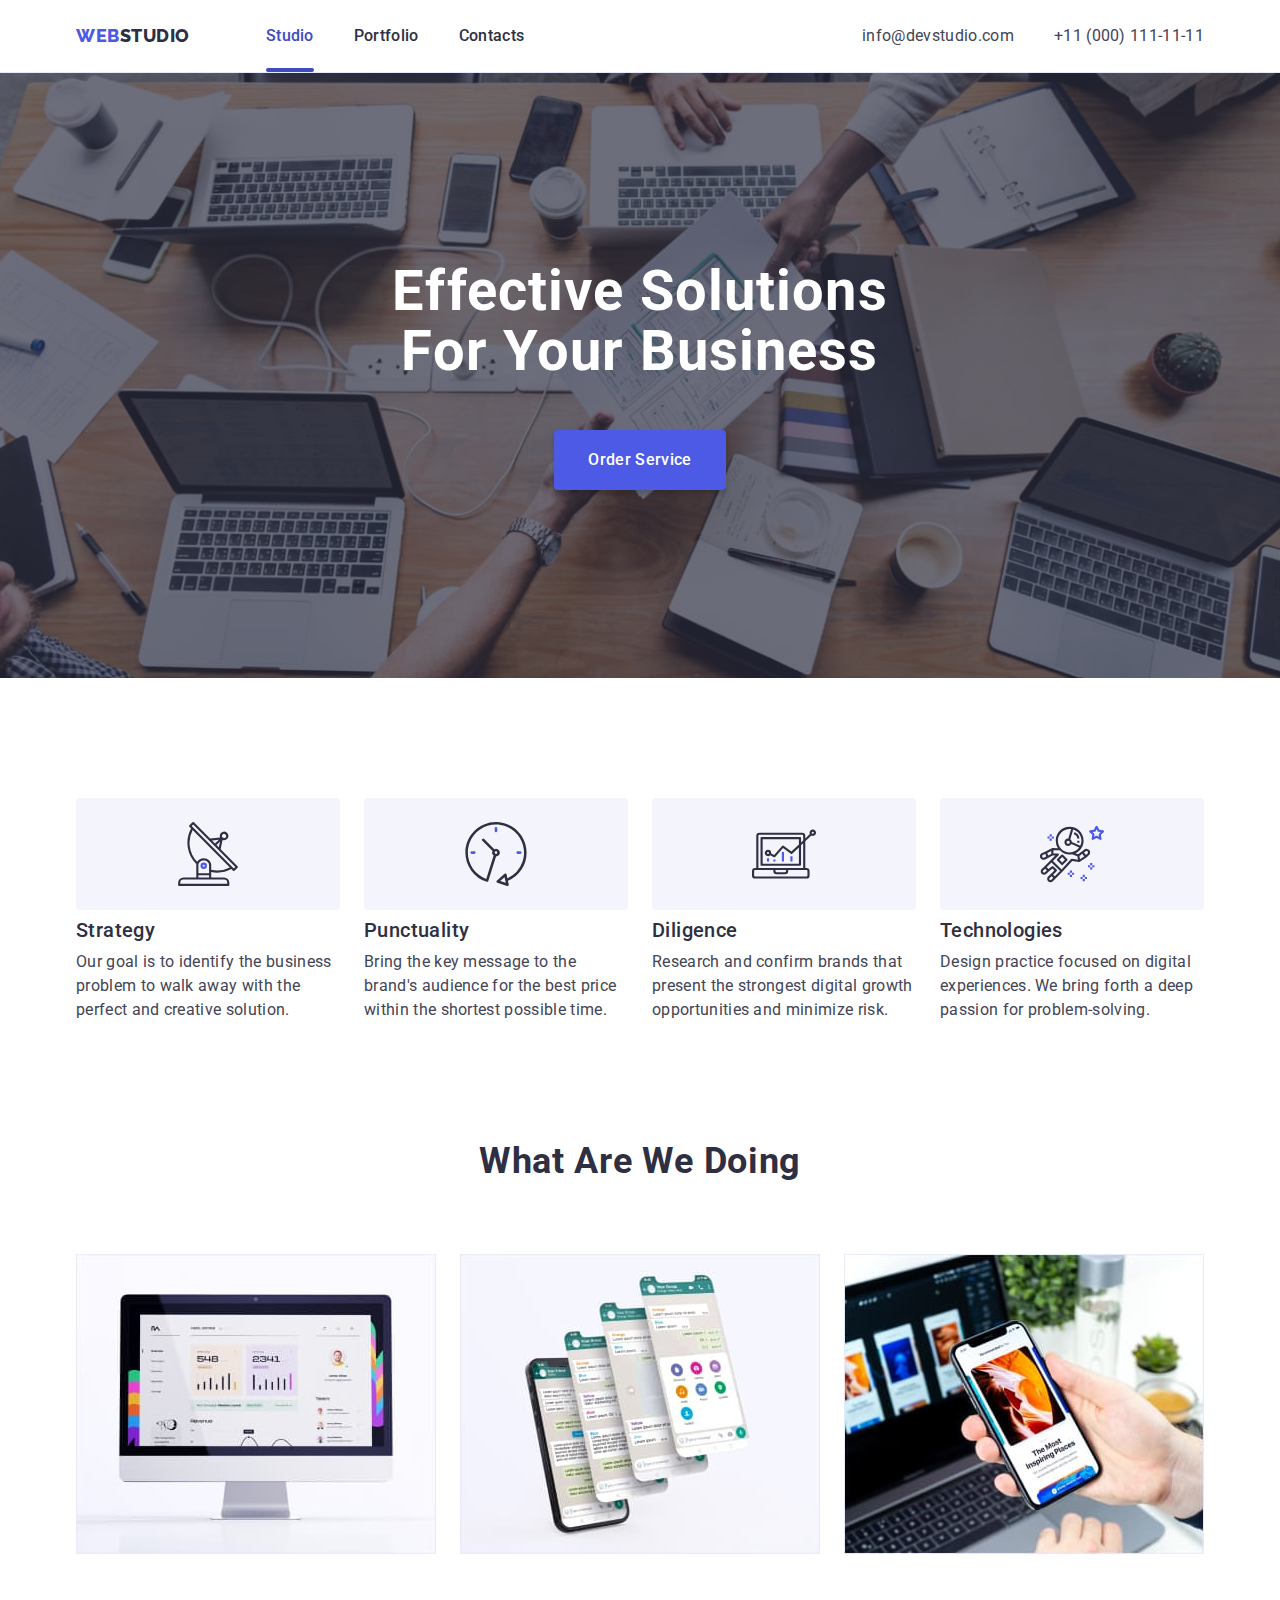
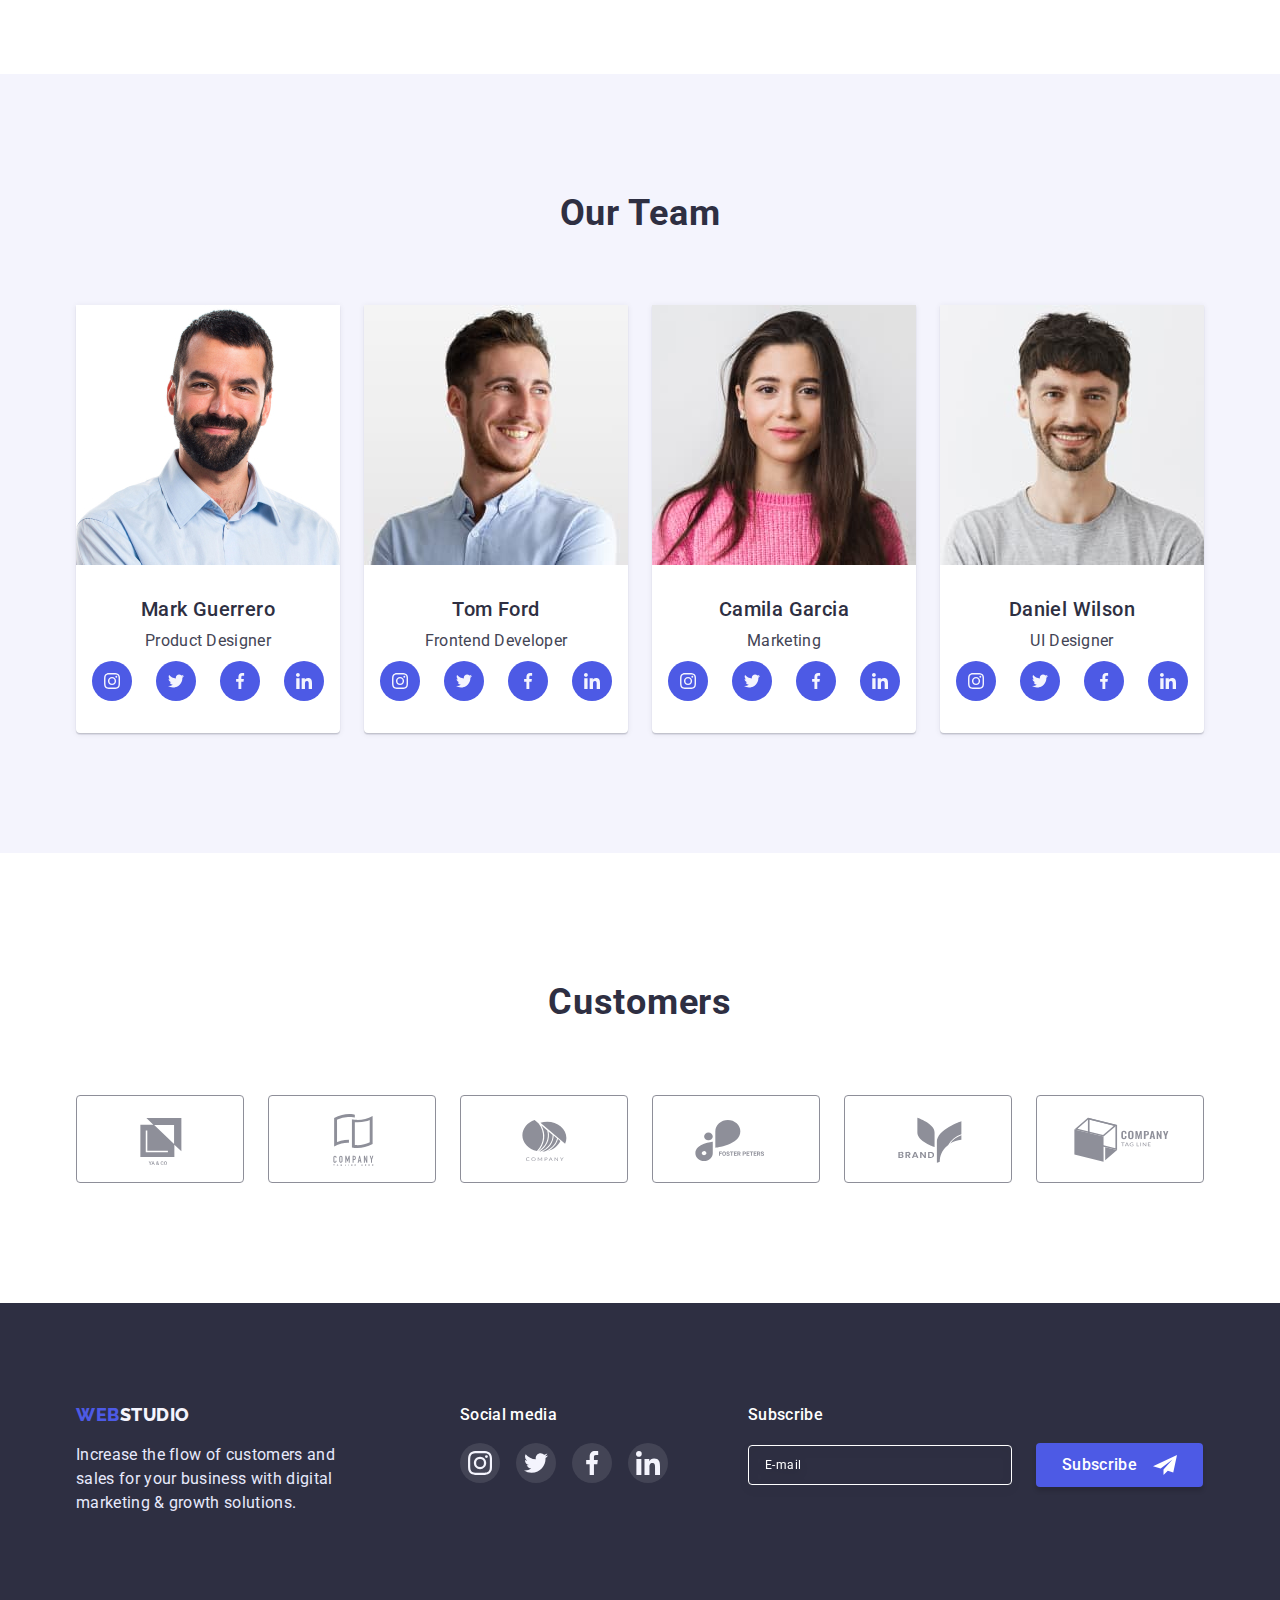
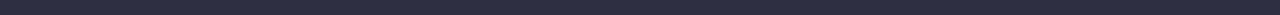
<file: index.html>
<!DOCTYPE html>
<html lang="en">
  <head>
    <meta charset="UTF-8" />
    <meta http-equiv="X-UA-Compatible" content="IE=edge" />
    <meta name="viewport" content="width=device-width, initial-scale=1.0" />

    <title>Document</title>

    <link rel="preconnect" href="https://fonts.googleapis.com" />
    <link rel="preconnect" href="https://fonts.gstatic.com" crossorigin />
    <link
      href="https://fonts.googleapis.com/css2?family=Raleway:wght@800&family=Roboto:wght@400;500;700;900&display=swap"
      rel="stylesheet"
    />
    <link
      rel="stylesheet"
      href="https://cdnjs.cloudflare.com/ajax/libs/modern-normalize/1.1.0/modern-normalize.min.css"
    />
    <link rel="stylesheet" href="./css/style.css" />
  </head>
  <body>
    <header class="header">
      <div class="container head-container">
        <nav class="nav">
          <a class="logo" href="./index.html"
            ><span class="logo-span">Web</span>Studio</a
          >
          <ul class="site-nav">
            <li class="item">
              <a class="nav-link current" href="./index.html">Studio</a>
            </li>
            <li class="item">
              <a class="nav-link" href="./Portfolio.html">Portfolio</a>
            </li>
            <li class="item"><a class="nav-link" href="">Contacts</a></li>
          </ul>
        </nav>
        <address class="address">
          <ul class="list">
            <li class="list-item">
              <a href="mailto:info@devstudio.com">info@devstudio.com</a>
            </li>
            <li class="list-item">
              <a href="tel:+110001111111">+11 (000) 111-11-11</a>
            </li>
          </ul>
        </address>
      </div>
    </header>
    <main>
      <section class="solutions">
        <div class="container">
          <h1 class="main-tittle">Effective Solutions for Your Business</h1>
          <button class="button studio" data-modal-open type="button">
            Order Service
          </button>
        </div>
      </section>

      <div class="backdrop is-hidden" data-modal>
        <div class="modal">
          <p>Leave your contacts and we will call you back</p>
          <button class="close" data-modal-close type="button">
            <svg class="close-icon">
              <use href="./images/symbol-defs.svg#xrect"></use>
            </svg>
          </button>
          <form>
            <div class="modal-form">
              <div>
                
                  <label class="modal-label" for="modal-name">Name</label>
                  <div class="modal-item">
                  <input
                    class="input-name"
                    id="modal-name"
                    type="text"
                    name="name"
                  />
                  <svg class="icon-name" >
                    <use href="./images/symbol-defs.svg#icon-Name"></use>
                  </svg>
                </div>
                <!-- <label for="modal-name">Name</label> -->
              </div>
              <div>
                
                  <label class="modal-label" for="modal-tel">Phone</label>
                  <div class="modal-item">
                  <input
                    class="input-tel"
                    id="modal-tel"
                    type="tel"
                    name="tel"
                  />
                  <svg class="icon-modal icon-tel" >
                    <use href="./images/symbol-defs.svg#icon-Tel"></use>
                  </svg>
                </div>
                <!-- <label for="modal-tel">Phone</label> -->
              </div>
              <div>
                
                  <label class="modal-label" for="modal-mail">Email</label>
                  <div class="modal-item">
                  <input
                    class="input-mail"
                    id="modal-mail"
                    type="email"
                    name="mail"
                  />
                  <svg class="icon-modal icon-mail">
                    <use href="./images/symbol-defs.svg#icon-Mail"></use>
                  </svg>
                </div>
                <!-- <label for="modal-mail">Email</label> -->
              </div>

              <div>
                <label class="modal-label" for="modal-comment" >Comment</label>
                <textarea
                  name="comment"
                  id="modal-comment"
                  placeholder="Text input"
                ></textarea>
                <!-- <label for="modal-comment">Comment</label> -->
              </div>
            </div>

            <div class="checkbox-container">
              <input
                class="modal-checkbox"
                id="modal-checkbox"
                type="checkbox"
                name="checkbox"
              />
              <label class="checkbox-label" for="modal-checkbox"
                ><span class="border-checkbox">
                  <svg class="icon-checkbox">
                    <use
                      href="./images/symbol-defs.svg#icon-Checked"
                    ></use></svg>
                </span>
                I accept the terms and conditions of the&#160<a href="" class="priv-policy">PrivacyPolicy</a>
              </label>
            </div>

            <button class="modal-button" type="submit">Send</button>
          </form>
        </div>
      </div>
      <section class="advantages">
        <h2 class="tittle visually-hidden">our advantages</h2>
        <div class="container">
          <ul class="advantages-list">
            <li>
              <div class="svg-back">
                <svg class="advantages-icon">
                  <use href="./images/symbol-defs.svg#icon-antenna-1"></use>
                </svg>
              </div>

              <h3 class="sub-tittle">Strategy</h3>
              <p class="text">
                Our goal is to identify the business problem to walk away with
                the perfect and creative solution.
              </p>
            </li>

            <li>
              <div class="svg-back">
                <svg class="advantages-icon">
                  <use href="./images/symbol-defs.svg#icon-clock-1"></use>
                </svg>
              </div>
              <h3 class="sub-tittle">Punctuality</h3>
              <p class="text">
                Bring the key message to the brand's audience for the best price
                within the shortest possible time.
              </p>
            </li>

            <li>
              <div class="svg-back">
                <svg class="advantages-icon">
                  <use href="./images/symbol-defs.svg#icon-diagram-1"></use>
                </svg>
              </div>
              <h3 class="sub-tittle">Diligence</h3>
              <p class="text">
                Research and confirm brands that present the strongest digital
                growth opportunities and minimize risk.
              </p>
            </li>

            <li>
              <div class="svg-back">
                <svg class="advantages-icon">
                  <use href="./images/symbol-defs.svg#icon-astronaut-1"></use>
                </svg>
              </div>
              <h3 class="sub-tittle">Technologies</h3>
              <p class="text">
                Design practice focused on digital experiences. We bring forth a
                deep passion for problem-solving.
              </p>
            </li>
          </ul>
        </div>
      </section>
      <section class="work">
        <div class="container">
          <h2 class="tittle">What are we doing</h2>
          <ul class="work-list">
            <li>
              <img
                class="img"
                src="./images/img1.jpg"
                alt="monitor"
                width="360"
              />
            </li>
            <li>
              <img
                class="img"
                src="./images/img2.jpg"
                alt="telephones"
                width="360"
              />
            </li>
            <li>
              <img
                class="img"
                src="./images/img3.jpg"
                alt="monitor and telephone"
                width="360"
              />
            </li>
          </ul>
        </div>
      </section>
      <section class="team">
        <div class="container">
          <h2 class="tittle">Our Team</h2>
          <ul class="team-list">
            <li class="team-link">
              <img
                src="./images/img.jpg"
                alt="photo Mark Guerrero"
                width="264"
              />
              <div class="team-card">
                <h3 class="sub-tittle card">Mark Guerrero</h3>
                <p class="text card">Product Designer</p>
                <ul class="network">
                  <li>
                    <a href="" class="network-link">
                      <svg class="network-icon">
                        <use
                          href="./images/symbol-defs.svg#icon-instagram-2"
                        ></use>
                      </svg>
                    </a>
                  </li>

                  <li>
                    <a href="" class="network-link">
                      <svg class="network-icon">
                        <use
                          href="./images/symbol-defs.svg#icon-twitter-1"
                        ></use>
                      </svg>
                    </a>
                  </li>

                  <li>
                    <a href="" class="network-link">
                      <svg class="network-icon">
                        <use
                          href="./images/symbol-defs.svg#icon-facebook-1"
                        ></use>
                      </svg>
                    </a>
                  </li>

                  <li>
                    <a href="" class="network-link">
                      <svg class="network-icon">
                        <use
                          href="./images/symbol-defs.svg#icon-linkedin-1"
                        ></use>
                      </svg>
                    </a>
                  </li>
                </ul>
              </div>
            </li>
            <li class="team-link">
              <img src="./images/img(1).jpg" alt="photo Tom Ford" width="264" />
              <div class="team-card">
                <h3 class="sub-tittle card">Tom Ford</h3>
                <p class="text card">Frontend Developer</p>
                <ul class="network">
                  <li>
                    <a href="" class="network-link">
                      <svg class="network-icon">
                        <use
                          href="./images/symbol-defs.svg#icon-instagram-2"
                        ></use>
                      </svg>
                    </a>
                  </li>

                  <li>
                    <a href="" class="network-link">
                      <svg class="network-icon">
                        <use
                          href="./images/symbol-defs.svg#icon-twitter-1"
                        ></use>
                      </svg>
                    </a>
                  </li>

                  <li>
                    <a href="" class="network-link">
                      <svg class="network-icon">
                        <use
                          href="./images/symbol-defs.svg#icon-facebook-1"
                        ></use>
                      </svg>
                    </a>
                  </li>

                  <li>
                    <a href="" class="network-link">
                      <svg class="network-icon">
                        <use
                          href="./images/symbol-defs.svg#icon-linkedin-1"
                        ></use>
                      </svg>
                    </a>
                  </li>
                </ul>
              </div>
            </li>
            <li class="team-link">
              <img
                src="./images/img(2).jpg"
                alt="photo Camila Garcia"
                width="264"
              />
              <div class="team-card">
                <h3 class="sub-tittle card">Camila Garcia</h3>
                <p class="text card">Marketing</p>
                <ul class="network">
                  <li>
                    <a href="" class="network-link">
                      <svg class="network-icon">
                        <use
                          href="./images/symbol-defs.svg#icon-instagram-2"
                        ></use>
                      </svg>
                    </a>
                  </li>

                  <li>
                    <a href="" class="network-link">
                      <svg class="network-icon">
                        <use
                          href="./images/symbol-defs.svg#icon-twitter-1"
                        ></use>
                      </svg>
                    </a>
                  </li>

                  <li>
                    <a href="" class="network-link">
                      <svg class="network-icon">
                        <use
                          href="./images/symbol-defs.svg#icon-facebook-1"
                        ></use>
                      </svg>
                    </a>
                  </li>

                  <li>
                    <a href="" class="network-link">
                      <svg class="network-icon">
                        <use
                          href="./images/symbol-defs.svg#icon-linkedin-1"
                        ></use>
                      </svg>
                    </a>
                  </li>
                </ul>
              </div>
            </li>
            <li class="team-link">
              <img
                src="./images/img(3).jpg"
                alt="photo Daniel Wilson"
                width="264"
              />
              <div class="team-card">
                <h3 class="sub-tittle card">Daniel Wilson</h3>
                <p class="text card">UI Designer</p>
                <ul class="network">
                  <li>
                    <a href="" class="network-link">
                      <svg class="network-icon">
                        <use
                          href="./images/symbol-defs.svg#icon-instagram-2"
                        ></use>
                      </svg>
                    </a>
                  </li>

                  <li>
                    <a href="" class="network-link">
                      <svg class="network-icon">
                        <use
                          href="./images/symbol-defs.svg#icon-twitter-1"
                        ></use>
                      </svg>
                    </a>
                  </li>

                  <li>
                    <a href="" class="network-link">
                      <svg class="network-icon">
                        <use
                          href="./images/symbol-defs.svg#icon-facebook-1"
                        ></use>
                      </svg>
                    </a>
                  </li>

                  <li>
                    <a href="" class="network-link">
                      <svg class="network-icon">
                        <use
                          href="./images/symbol-defs.svg#icon-linkedin-1"
                        ></use>
                      </svg>
                    </a>
                  </li>
                </ul>
              </div>
            </li>
          </ul>
        </div>
      </section>
      <section class="customers">
        <div class="container">
          <h2 class="tittle tittle-customers">Customers</h2>
          <ul class="customers-list">
            <li class="customers-item">
              <a class="customers-link" href="">
                <svg class="customers-icon">
                  <use href="./images/symbol-defs.svg#icon-Logo"></use>
                </svg>
              </a>
            </li>
            <li class="customers-item">
              <a class="customers-link" href="">
                <svg class="customers-icon">
                  <use href="./images/symbol-defs.svg#icon-Logo-1"></use>
                </svg>
              </a>
            </li>
            <li class="customers-item">
              <a class="customers-link" href="">
                <svg class="customers-icon">
                  <use href="./images/symbol-defs.svg#icon-Logo-2"></use>
                </svg>
              </a>
            </li>
            <li class="customers-item">
              <a class="customers-link" href="">
                <svg class="customers-icon">
                  <use href="./images/symbol-defs.svg#icon-Logo-3"></use>
                </svg>
              </a>
            </li>
            <li class="customers-item">
              <a class="customers-link" href="">
                <svg class="customers-icon">
                  <use href="./images/symbol-defs.svg#icon-Logo-4"></use>
                </svg>
              </a>
            </li>
            <li class="customers-item">
              <a class="customers-link" href="">
                <svg class="customers-icon">
                  <use href="./images/symbol-defs.svg#icon-Logo-5"></use>
                </svg>
              </a>
            </li>
          </ul>
        </div>
      </section>
    </main>
    <footer class="footer">
      <div class="container footer-container">
        <div class="foot-nav">
          <a class="logo footers" href="./index.html"
            ><span class="logo-span">Web</span>Studio</a
          >
          <p class="text bottom">
            Increase the flow of customers and sales for your business with
            digital marketing & growth solutions.
          </p>
        </div>
        <div class="socmedia">
          <p class="footer-label">Social media</p>
          <ul class="socmedia-list">
            <li>
              <a href="" class="network-link footer-link">
                <svg class="network-icon footer-icon">
                  <use href="./images/symbol-defs.svg#icon-instagram-2"></use>
                </svg>
              </a>
            </li>

            <li>
              <a href="" class="network-link footer-link">
                <svg class="network-icon footer-icon">
                  <use href="./images/symbol-defs.svg#icon-twitter-1"></use>
                </svg>
              </a>
            </li>

            <li>
              <a href="" class="network-link footer-link">
                <svg class="network-icon footer-icon">
                  <use href="./images/symbol-defs.svg#icon-facebook-1"></use>
                </svg>
              </a>
            </li>

            <li>
              <a href="" class="network-link footer-link">
                <svg class="network-icon footer-icon">
                  <use href="./images/symbol-defs.svg#icon-linkedin-1"></use>
                </svg>
              </a>
            </li>
          </ul>
        </div>
        <form class="footer-form">
          <!-- <div class="form-flex"> -->
            
              <p class="footer-label">Subscribe</p></label
            >
           <div class="form-flex">
            <input
              class="input-footer"
              id="footer-mail"
              type="email"
              name="email"
              placeholder="E-mail"/>
          
          <button type="submit" class="button submit-footer">
            Subscribe

            <svg class="icon-teleg" width="24px" height="20px">
              <use href="./images/symbol-defs.svg#icon-tel"></use>
            </svg>
          </button>
          </div>
        </form>
      </div>
    </footer>
    <script src="./js/modal.js"></script>
  </body>
</html>
</file>
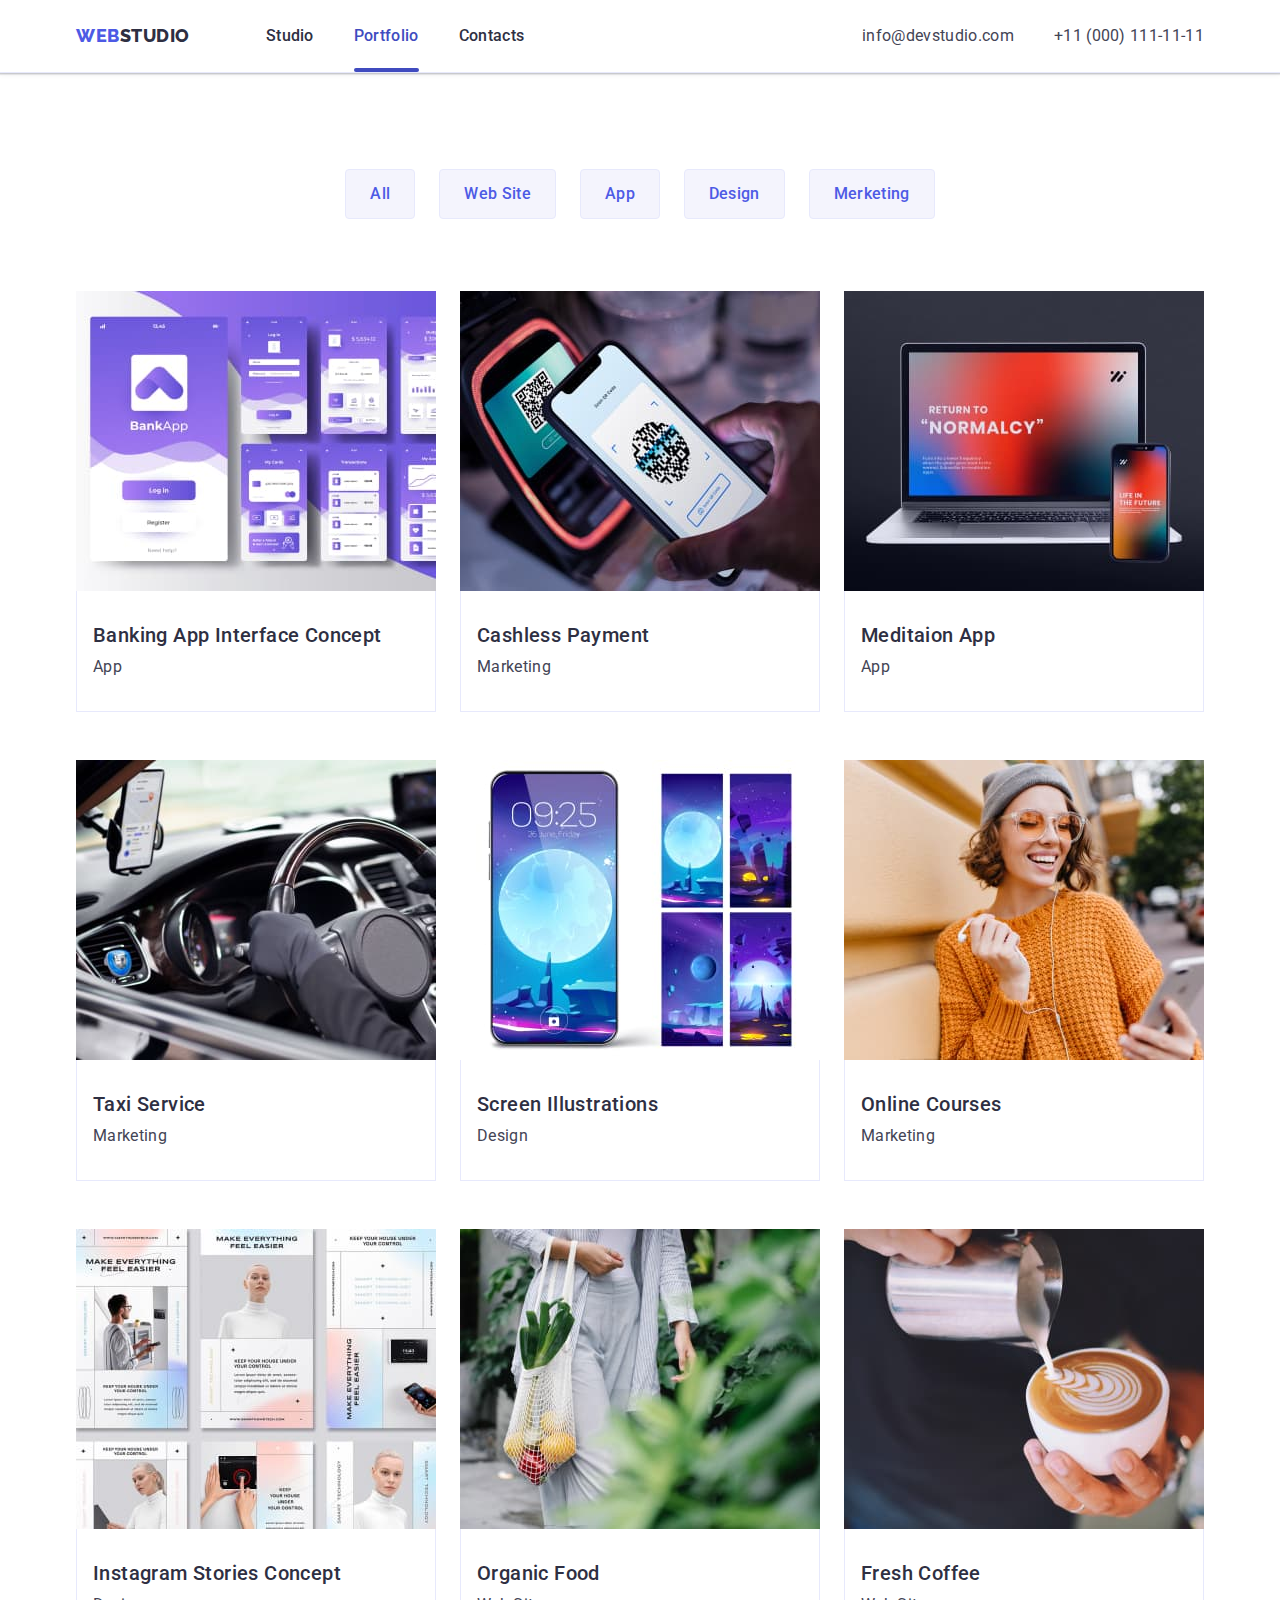
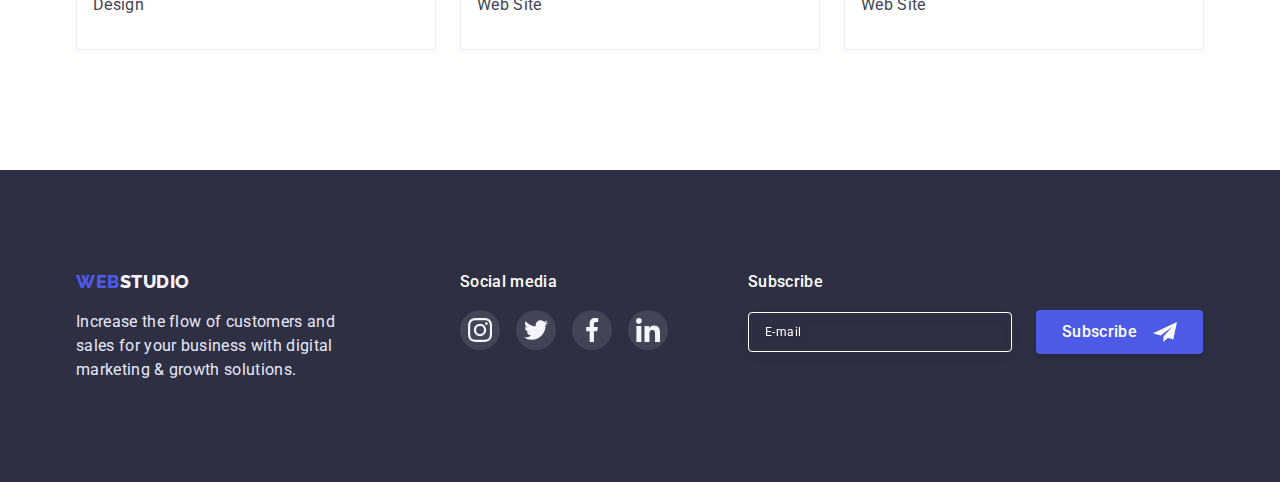
<file: Portfolio.html>
<!DOCTYPE html>
<html lang="en">
  <head>
    <meta charset="UTF-8" />
    <meta http-equiv="X-UA-Compatible" content="IE=edge" />
    <meta name="viewport" content="width=device-width, initial-scale=1.0" />
    <title>Document</title>
    <link rel="preconnect" href="https://fonts.googleapis.com" />
    <link rel="preconnect" href="https://fonts.gstatic.com" crossorigin />
    <link
      href="https://fonts.googleapis.com/css2?family=Raleway:wght@800&family=Roboto:wght@400;500;700;900&display=swap"
      rel="stylesheet"
    />
    <link
      rel="stylesheet"
      href="https://cdnjs.cloudflare.com/ajax/libs/modern-normalize/1.1.0/modern-normalize.min.css"
    />
    <link rel="stylesheet" href="./css/style.css" />
  </head>
  <body>
    <header class="header">
      <div class="container head-container">
        <nav class="nav">
          <a class="logo" href="./index.html"
            ><span class="logo-span">Web</span>Studio</a
          >
          <ul class="site-nav">
            <li class="item">
              <a class="nav-link" href="./index.html">Studio</a>
            </li>
            <li class="item">
              <a class="nav-link current" href="./Portfolio.html">Portfolio</a>
            </li>
            <li class="item"><a class="nav-link" href="">Contacts</a></li>
          </ul>
        </nav>
        <address class="address">
          <ul class="list">
            <li class="list-item">
              <a href="mailto:info@devstudio.com">info@devstudio.com</a>
            </li>
            <li class="list-item">
              <a href="tel:+110001111111">+11 (000) 111-11-11</a>
            </li>
          </ul>
        </address>
      </div>
    </header>
    <main>
      <section class="portfolio">
        <h1 class="visually-hidden">Portfolio</h1>
        <div class="container">
          <ul class="button-list">
            <li class="button-item">
              <button class="button portfolio" type="button">All</button>
            </li>
            <li class="button-item">
              <button class="button portfolio" type="button">Web Site</button>
            </li>
            <li class="button-item">
              <button class="button portfolio" type="button">App</button>
            </li>
            <li class="button-item">
              <button class="button portfolio" type="button">Design</button>
            </li>
            <li class="button-item">
              <button class="button portfolio" type="button">Merketing</button>
            </li>
          </ul>
          <ul class="content-list">
            <li class="content-item">
              <a class="content-link" href="">
                <div class="thumb">
                  <img
                    src="./images/img(4).jpg"
                    alt="Banking App Interface Concept"
                    width="360"
                  />
                  <p class="kryak">
                    14 Stylish and User-Friendly App Design Concepts · Task
                    Manager App · Calorie Tracker App · Exotic Fruit Ecommerce
                    App · Cloud Storage App
                  </p>
                </div>
                <div class="border">
                  <h2 class="sub-tittle">Banking App Interface Concept</h2>
                  <p class="text">App</p>
                </div>
              </a>
            </li>

            <li class="content-item">
              <a class="content-link" href="">
                <div class="thumb">
                  <img
                    src="./images/img(5).jpg"
                    alt="Cashless Payment"
                    width="360"
                  />
                  <p class="kryak">
                    14 Stylish and User-Friendly App Design Concepts · Task
                    Manager App · Calorie Tracker App · Exotic Fruit Ecommerce
                    App · Cloud Storage App
                  </p>
                </div>

                <div class="border">
                  <h2 class="sub-tittle">Cashless Payment</h2>
                  <p class="text">Marketing</p>
                </div>
              </a>
            </li>

            <li class="content-item">
              <a class="content-link" href="">
                <div class="thumb">
                  <img
                    src="./images/img(6).jpg"
                    alt="Meditaion App"
                    width="360"
                  />
                  <p class="kryak">
                    14 Stylish and User-Friendly App Design Concepts · Task
                    Manager App · Calorie Tracker App · Exotic Fruit Ecommerce
                    App · Cloud Storage App
                  </p>
                </div>

                <div class="border">
                  <h2 class="sub-tittle">Meditaion App</h2>
                  <p class="text">App</p>
                </div>
              </a>
            </li>

            <li class="content-item">
              <a class="content-link" href="">
                <div class="thumb">
                  <img
                    src="./images/img(7).jpg"
                    alt="Taxi Service"
                    width="360"
                  />
                  <p class="kryak">
                    14 Stylish and User-Friendly App Design Concepts · Task
                    Manager App · Calorie Tracker App · Exotic Fruit Ecommerce
                    App · Cloud Storage App
                  </p>
                </div>

                <div class="border">
                  <h2 class="sub-tittle">Taxi Service</h2>
                  <p class="text">Marketing</p>
                </div>
              </a>
            </li>

            <li class="content-item">
              <a class="content-link" href="">
                <div class="thumb">
                  <img
                    src="./images/img(8).jpg"
                    alt="Screen Illustrations"
                    width="360"
                  />
                  <p class="kryak">
                    14 Stylish and User-Friendly App Design Concepts · Task
                    Manager App · Calorie Tracker App · Exotic Fruit Ecommerce
                    App · Cloud Storage App
                  </p>
                </div>

                <div class="border">
                  <h2 class="sub-tittle">Screen Illustrations</h2>
                  <p class="text">Design</p>
                </div>
              </a>
            </li>

            <li class="content-item">
              <a class="content-link" href="">
                <div class="thumb">
                  <img
                    src="./images/img(9).jpg"
                    alt="Online Courses"
                    width="360"
                  />
                  <p class="kryak">
                    14 Stylish and User-Friendly App Design Concepts · Task
                    Manager App · Calorie Tracker App · Exotic Fruit Ecommerce
                    App · Cloud Storage App
                  </p>
                </div>

                <div class="border">
                  <h2 class="sub-tittle">Online Courses</h2>
                  <p class="text">Marketing</p>
                </div>
              </a>
            </li>

            <li class="content-item">
              <a class="content-link" href="">
                <div class="thumb">
                  <img
                    src="./images/img(10).jpg"
                    alt="Instagram Stories Concept"
                    width="360"
                  />
                  <p class="kryak">
                    14 Stylish and User-Friendly App Design Concepts · Task
                    Manager App · Calorie Tracker App · Exotic Fruit Ecommerce
                    App · Cloud Storage App
                  </p>
                </div>

                <div class="border">
                  <h2 class="sub-tittle">Instagram Stories Concept</h2>
                  <p class="text">Design</p>
                </div>
              </a>
            </li>

            <li class="content-item">
              <a class="content-link" href="">
                <div class="thumb">
                  <img
                    src="./images/img(11).jpg"
                    alt="Organic Food"
                    width="360"
                  />
                  <p class="kryak">
                    14 Stylish and User-Friendly App Design Concepts · Task
                    Manager App · Calorie Tracker App · Exotic Fruit Ecommerce
                    App · Cloud Storage App
                  </p>
                </div>

                <div class="border">
                  <h2 class="sub-tittle">Organic Food</h2>
                  <p class="text">Web Site</p>
                </div>
              </a>
            </li>

            <li class="content-item">
              <a class="content-link" href="">
                <div class="thumb">
                  <img
                    src="./images/img(12).jpg"
                    alt="Fresh Coffee"
                    width="360"
                  />
                  <p class="kryak">
                    14 Stylish and User-Friendly App Design Concepts · Task
                    Manager App · Calorie Tracker App · Exotic Fruit Ecommerce
                    App · Cloud Storage App
                  </p>
                </div>

                <div class="border">
                  <h2 class="sub-tittle">Fresh Coffee</h2>
                  <p class="text">Web Site</p>
                </div>
              </a>
            </li>
          </ul>
        </div>
      </section>
    </main>
    <footer class="footer">
      <div class="container footer-container">
        <div class="foot-nav">
          <a class="logo footers" href="./index.html"
            ><span class="logo-span">Web</span>Studio</a
          >
          <p class="text bottom">
            Increase the flow of customers and sales for your business with
            digital marketing & growth solutions.
          </p>
        </div>
        <div class="socmedia">
          <p class="footer-label">Social media</p>
          <ul class="socmedia-list">
            <li>
              <a href="" class="network-link footer-link">
                <svg class="network-icon footer-icon">
                  <use href="./images/symbol-defs.svg#icon-instagram-2"></use>
                </svg>
              </a>
            </li>

            <li>
              <a href="" class="network-link footer-link">
                <svg class="network-icon footer-icon">
                  <use href="./images/symbol-defs.svg#icon-twitter-1"></use>
                </svg>
              </a>
            </li>

            <li>
              <a href="" class="network-link footer-link">
                <svg class="network-icon footer-icon">
                  <use href="./images/symbol-defs.svg#icon-facebook-1"></use>
                </svg>
              </a>
            </li>

            <li>
              <a href="" class="network-link footer-link">
                <svg class="network-icon footer-icon">
                  <use href="./images/symbol-defs.svg#icon-linkedin-1"></use>
                </svg>
              </a>
            </li>
          </ul>
        </div>
        <form class="footer-form">
          <!-- <div class="form-flex"> -->
            
              <p class="footer-label">Subscribe</p></label
            >
           <div class="form-flex">
            <input
              class="input-footer"
              id="footer-mail"
              type="email"
              name="email"
              placeholder="E-mail"/>
          
          <button type="submit" class="button submit-footer">
            Subscribe

            <svg class="icon-teleg" width="24px" height="20px">
              <use href="./images/symbol-defs.svg#icon-tel"></use>
            </svg>
          </button>
          </div>
        </form>
      </div>
    </footer>
  </body>
</html>
</file>
<file: css/style.css>
:root {
  /* navy blue */
  --primary-text-color: #2e2f42;
  /* SLate */
  --secondary-text-color: #434455;
  /* White */
  --white-text-color: #ffffff;
  /* cornflower */
  --primary-background-color: #ffffff;
  /* navy blue */
  --cornflower-color: #e7e9fc;
  --iris-color: #4d5ae5;
  /* focus hover button */
  --ocen-color: #404bbf;
  --cloud-background: #f4f4fd;
}
/* BODY */
h1,
h2,
h3,
h4,
h5,
ul,
p {
  margin: 0;
}
pre{
  text-decoration: none;
}
body {
  background-color: var(--primary-background-color);
  color: var(--primary-text-color);
  font-family: "Roboto", sans-serif;
}
a {
  text-decoration: none;
}
ul {
  list-style: none;
  padding: 0px;
}
input{
font-size: 12px;
line-height: 1.17;
letter-spacing: 0.04em;
outline:none;
}
img {
  display: block;
  max-width: 100%;
  height: auto;
}

.visually-hidden {
  position: absolute;
  white-space: nowrap;
  width: 1px;
  height: 1px;
  overflow: hidden;
  border: 0;
  padding: 0;
  clip: rect(0 0 0 0);
  clip-path: inset(50%);
  margin: -1px;
}
/* main */
.container {
  width: 1158px;
  margin: 0 auto;
  padding: 0 15px;
}

.main-tittle {
  font-size: 56px;
  line-height: 1.08;
  letter-spacing: 0.02em;
  color: var(--white-text-color);
  text-align: center;
  text-transform: capitalize;
  width: 496px;
  margin: auto;
}
/* advantages */
.advantages {
  padding-top: 120px;
  padding-bottom: 120px;
}
.advantages-list {
  display: flex;
  margin: auto;
}
.advantages-list li + li {
  margin-left: 24px;
}
.advantages-icon {
  width: 64px;
  height: 64px;
  margin: auto;
}
.svg-back {
  background-color: var(--cloud-background);
  width: 264px;
  height: 112px;
  display: flex;
  border-radius: 4px;
  margin-bottom: 8px;
}
/* solutions */
.solutions {
  padding: 188px 0px;
  background-image: url("../images/Dark-bg\ \(1\).png"),
    url("../images/background-solutions.jpg");
  background-position: center;
  background-repeat: no-repeat;
  background-size: cover;
  max-width: 1440px;
  
  margin: auto;
}
/* work */
.work {
  margin: auto;
  padding-bottom: 120px;
}

.work-list {
  display: flex;
  margin-top: 72px;
}
.work-list > li {
  width: calc((100% - 48px) / 3);
}
.work-list li + li {
  margin-left: 24px;
}

/* Our Team */

.team-list {
  display: flex;
  margin-top: 72px;
}
.team-link:not(:first-child) {
  margin-left: 24px;
}

.team {
  background-color: var(--cloud-background);

  padding: 120px 0px;
}
.team-link {
  background-color: var(--white-text-color);
  border-radius: 0 0 4px 4px;
  width: calc((100% - 48px) / 3);
  box-shadow: 0px 1px 6px rgba(46, 47, 66, 0.08),
    0px 1px 1px rgba(46, 47, 66, 0.16), 0px 2px 1px rgba(46, 47, 66, 0.08);
}

.team-card {
  padding: 32px 16px;
}
.network {
  margin-top: 8px;
  display: flex;
  gap: 24px;
}
.network > li {
  width: 40px;
  height: 40px;
}
.network-icon {
  width: 16px;
  height: 16px;
}
.network-link {
  background-color: var(--iris-color);
  border-radius: 50%;
  fill: var(--cloud-background);
  width: 100%;
  height: 100%;
  display: flex;
  justify-content: center;
  align-items: center;
  transition: background-color 250ms cubic-bezier(0.4, 0, 0.2, 1);
}
.network-link:hover,
.network-link:focus {
  background-color: var(--ocen-color);
}
/* customers */
.customers {
  padding-top: 130px;
  padding-bottom: 120px;
}

.customers-list {
  display: flex;
  justify-content: space-between;
  margin: auto;
  margin-top: 72px;
}
.customers-icon {
  width: 104px;
  height: 56px;
  margin: auto;
  fill: inherit;
}
.customers-item {
  width: 168px;
  height: 88px;
}

.customers-link {
  border: solid 1px #8e8f99;
  border-radius: 4px;
  fill: #8e8f99;
  display: flex;
  width: 100%;
  height: 100%;
  /* border:solid 1px #8E8F99;
  border-radius: 4px; */
  gap: 24px;
  justify-content: center;
  align-items: center;
  transition: background-color 250ms cubic-bezier(0.4, 0, 0.2, 1),
    fill 250ms cubic-bezier(0.4, 0, 0.2, 1);
}
.customers-link:hover,
.customers-link:focus {
  border-color: var(--ocen-color);
  fill: var(--ocen-color);
}

/* portfolio-flex */
.portfolio {
  padding-top: 96px;
  padding-bottom: 120px;
}

.border {
  border-left: solid 1px;
  border-right: solid 1px;
  border-bottom: solid 1px;
  border-color: var(--cornflower-color);
  padding: 32px 16px 32px 16px;
}

.content-list {
  display: flex;
  flex-wrap: wrap;
}
.content-item {
  margin-right: 24px;
  margin-bottom: 48px;
  width: calc((100% - 48px) / 3);
}

.content-item:nth-child(3n) {
  margin-right: 0px;
}
.content-item:nth-last-child(-n + 3) {
  margin-bottom: 0px;
}
.content-link {
  display: block;
  box-shadow: none;
  transition: box-shadow 250ms cubic-bezier(0.4, 0, 0.2, 1);
}
.content-link:hover,
.content-link:focus {
  box-shadow: 0px 1px 6px rgba(46, 47, 66, 0.08),
    0px 1px 1px rgba(46, 47, 66, 0.16), 0px 2px 1px rgba(46, 47, 66, 0.08);
}

.button-list {
  display: flex;
  justify-content: center;
  margin-bottom: 72px;
}
.button-item:not(:first-child) {
  margin-left: 24px;
}

/* buttons */
.button {
  display: block;
  font-family: inherit;
  letter-spacing: 0.02em;
  font-weight: 500;
  font-size: 16px;
  line-height: 1.5;
  cursor: pointer;
  border-radius: 4px;
}

.button.studio {
  color: var(--white-text-color);
  background-color: var(--iris-color);
  padding: 16px 32px;
  margin: 48px auto 0px auto;
  border-color: transparent;
  box-shadow: 0px 4px 4px rgba(0, 0, 0, 0.15);
  transition: background-color 250ms cubic-bezier(0.4, 0, 0.2, 1);
}
.button.studio:hover,
.button.studio:focus {
  background-color: var(--ocen-color);
}
.button.portfolio {
  color: var(--iris-color);
  background-color: var(--cloud-background);
  padding: 12px 24px;
  box-shadow: none;

  border: solid 1px;
  border-color: var(--cornflower-color);
  transition: background-color 250ms cubic-bezier(0.4, 0, 0.2, 1),
    color 250ms cubic-bezier(0.4, 0, 0.2, 1),
    border-color 250ms cubic-bezier(0.4, 0, 0.2, 1),
    box-shadow 250ms cubic-bezier(0.4, 0, 0.2, 1);
}
.button.portfolio:hover,
.button.portfolio:focus {
  color: var(--white-text-color);
  background-color: var(--ocen-color);
  border-color: transparent;
  box-shadow: 0px 3px 1px rgba(0, 0, 0, 0.1), 0px 2px 1px rgba(0, 0, 0, 0.08),
    0px 2px 2px rgba(0, 0, 0, 0.12);
}
.tittle {
  font-size: 36px;
  line-height: 1.1;
  text-align: center;
  letter-spacing: 0.02em;
  text-transform: capitalize;
}
.sub-tittle {
  font-weight: 500;
  font-size: 20px;
  line-height: 1.2;
  text-transform: capitalize;
  letter-spacing: 0.02em;
  color: var(--primary-text-color);
  margin-bottom: 8px;
}

.card {
  text-align: center;
}
.text {
  font-size: 16px;
  line-height: 1.5;
  letter-spacing: 0.02em;
  color: var(--secondary-text-color);
}
/* header */
.header {
  border-bottom: solid 1px;
  border-color: var(--cornflower-color);
  box-shadow: 0px 2px 1px rgba(46, 47, 66, 0.08),
    0px 1px 1px rgba(46, 47, 66, 0.16), 0px 1px 6px rgba(46, 47, 66, 0.08);
}

.head-container {
  margin: 0 auto;
  display: flex;
  align-items: center;
  justify-content: space-between;
}
.nav {
  display: flex;
  align-items: center;
}

.logo {
  font-family: "Raleway";
  font-weight: 800;
  font-size: 18px;
  line-height: 1.33;
  letter-spacing: 0.03em;
  text-transform: uppercase;
  color: var(--primary-text-color);
  padding: 24px 0;
  display: block;
}
.logo-span {
  color: var(--iris-color);
}

.site-nav {
  display: flex;
  margin-left: 76px;
}
.site-nav .item + .item {
  margin-left: 40px;
}
.nav-link {
  display: block;
  padding: 24px 0;
  transition: color 250ms cubic-bezier(0.4, 0, 0.2, 1);
}

.list {
  display: flex;
}
.list-item > a {
  padding: 24px 0;
  display: block;
}

.list-item:last-child {
  margin-left: 40px;
}

.nav-link {
  font-weight: 500;
  font-size: 16px;
  line-height: 1.5;
  color: var(--primary-text-color);
  letter-spacing: 0.02em;
}

.site-nav a:hover,
.site-nav a:focus {
  color: var(--ocen-color);
}

.address a {
  font-weight: 400;
  font-size: 16px;
  line-height: 1.5;
  color: var(--secondary-text-color);
  font-style: normal;
  letter-spacing: 0.02em;
  transition: color 250ms cubic-bezier(0.4, 0, 0.2, 1);
}
.address a:hover,
.address a:focus {
  color: var(--ocen-color);
}
/* footer */
.footers {
  color: #f4f4fd;
}
.text.bottom {
  color: var(--cornflower-color);
  margin-top: 16px;
  width: 264px;
}

.footer {
  background-color: var(--primary-text-color);
  padding: 100px 0px;
}
.current {
  color: var(--ocen-color);
  position: relative;
}
.current::after {
  content: "";
  display: block;
  position: absolute;

  width: 100%;
  height: 4px;
  background-color: var(--ocen-color);
  overflow: hidden;
  border-radius: 2px;
  bottom: 0;
  left: 0;
}
.logo.footers {
  padding: 0;
}

.footer-label{
  color: var(--white-text-color);
  margin-bottom: 16px;
  font-weight: 500;
  font-size: 16px;
  line-height: 1.5;
  letter-spacing: 0.02em;
}
.footer-form{
  margin-left:80px;
}
.footer-container {
  display: flex;
}
.foot-nav {
  margin-right: 120px;
}
.footer-icon {
  width: 24px;
  height: 24px;
}
.footer-link {
  background-color: #ffffff1a;
  width: 100%;
  height: 100%;
  transition: background-color 250ms cubic-bezier(0.4, 0, 0.2, 1);
}
.footer-link:hover,
.footer-link:focus {
  background-color: #31d0aa;
}
.socmedia-list {
  gap: 16px;
  display: flex;
}
.socmedia-list > li {
  width: 40px;
  height: 40px;
}



.submit-footer {
  display: flex;
  padding: 8px 24px 8px 24px;
  align-items: center;
  justify-content: center;

  border-color: transparent;
  background-color: var(--iris-color);
  color: var(--white-text-color);
  fill: var(--white-text-color);
  
  box-shadow: 0px 4px 4px rgba(0, 0, 0, 0.15);
  transition: background-color 250ms cubic-bezier(0.4, 0, 0.2, 1);
  margin-left:24px;
}
.icon-teleg{
  margin-left: 16px;
}
.submit-footer:focus,
.submit-footer:hover {
  background-color: var(--ocen-color);
}

.input-footer {
  width: 264px;
  height: 40px;
  background-color: transparent;
  border: 1px solid #ffffff;
  filter: drop-shadow(0px 4px 4px rgba(0, 0, 0, 0.15));
  border-radius: 4px;
  
  padding-left: 16px;
  color: var(--white-text-color);
  font-weight: 400;
  font-size: 12px;
  line-height: 1.5;
  letter-spacing: 0.04em;
}

.input-footer::placeholder {
  
  color: var(--white-text-color);
  
}




.form-flex {
  display: flex;
  align-items: center;
  
}


/* kryak */
.kryak {
  position: absolute;
  top: 0;
  left: 0;
  width: 100%;
  height: 100%;
  background-color: #4d5ae5;

  color: var(--cloud-background);
  font-weight: 400;
  font-size: 16px;
  line-height: 1.5;
  letter-spacing: 0.02em;
  padding: 40px 32px 0px 32px;
  transform: translateY(100%);
  transition: transform 250ms cubic-bezier(0.4, 0, 0.2, 1);
}
.thumb {
  position: relative;
  overflow: hidden;
}
.content-link:hover .kryak,
.content-link:focus .kryak {
  transform: translateY(0%);
}

/* modal and backdrop */
.backdrop {
  position: fixed;
  top: 0;
  left: 0;
  width: 100vw;
  height: 100vh;
  background-color: rgba(46, 47, 66, 0.4);
  display: flex;
  justify-content: center;
  align-items: center;
  opacity: 1;

  transition: opacity 250ms cubic-bezier(0.4, 0, 0.2, 1);
}
.modal {
  position: absolute;
  background-color: #fff;
  width: 408px;
  min-height: 576px;
  border-radius: 4px;
  box-shadow: 0px 1px 1px rgba(0, 0, 0, 0.14), 0px 1px 3px rgba(0, 0, 0, 0.12),
    0px 2px 1px rgba(0, 0, 0, 0.2);
  transform: scale(1);
  opacity: 1;
  transition: transform 250ms cubic-bezier(0.4, 0, 0.2, 1);
  padding: 72px 24px 24px 24px;
}
.modal-item {
  position: relative;
  margin-top: 4px;
}
.modal-item > input {
  padding: 0 0 0 38px;
}

.modal-item > input:hover,
.modal-item > input:focus {
  border-color: var(--iris-color);
}


.icon-modal {
  position: absolute;
  top: 50%;
  left: 16px;
  transform: translateY(-50%);
  width:18px;
  height: 24px;
  object-fit: contain;
}
.icon-name{
  position: absolute;
  top: 50%;
  left: 16px;
  transform: translateY(-50%);
  width:18px;
  height: 18px;
  object-fit: contain;
}

.input-name:focus + .icon-name,
.input-name:hover + .icon-name {
  fill: var(--iris-color);
}
.input-tel:focus + .icon-tel,
.input-tel:hover + .icon-tel {
  fill: var(--iris-color);
}
.input-mail:focus + .icon-mail,
.input-mail:hover + .icon-mail {
  fill: var(--iris-color);
}


.modal > p {
  margin-bottom: 16px;
  font-weight: 500;
  font-size: 16px;
  line-height: 1.5;

  text-align: center;
  letter-spacing: 0.02em;
}
.priv-policy{
  color: var(--iris-color);
  text-decoration: underline;
}

.modal-form {
  display: flex;
  flex-direction: column;
  gap: 8px;
  margin-bottom: 16px;
}

.modal-form > div {
  display: flex;
  flex-direction: column;
}
label {
  font-size: 12px;
  line-height: 1.17;

  letter-spacing: 0.04em;
  color: #8e8f99;
}


.modal-form input {
  
  width: 100%;
  height: 40px;
  border: 1px solid rgba(33, 33, 33, 0.2);
  border-radius: 4px;
}
.modal-form textarea {
  border: 1px solid rgba(33, 33, 33, 0.2);
  border-radius: 4px;
  padding: 8px 16px 8px 16px;
  width: 100%;
  min-height: 120px;
  resize: none;
  font-size: 12px;
  line-height: 1.17;
  letter-spacing: 0.04em;
  margin-top:4px;
  outline:none;

}
.modal-form textarea::placeholder{
  font-size: 12px;
line-height: 1.17;
letter-spacing: 0.04em;
color: rgba(46, 47, 66, 0.4);
}
.modal-form textarea:focus,
.modal-form textarea:hover
{
  border-color: var(--iris-color);
 

}

.modal-button {
  padding: 16px 32px;
  border-radius: 4px;
  background-color: var(--iris-color);
  color: var(--white-text-color);
  border-color: transparent;
  display: flex;
  align-items: center;
  justify-content: center;
  min-width: 169px;
  margin: auto;
  transition: background-color 250ms cubic-bezier(0.4, 0, 0.2, 1);
  box-shadow: 0px 4px 4px rgba(0, 0, 0, 0.15);
}
.modal-button:hover,
.modal-button:focus {
  background-color: var(--ocen-color);
}
.checkbox-container {
  display: flex;
  align-items: center;

  margin-bottom: 24px;
}
.modal-checkbox {
  -webkit-appearance: none;
  -moz-appearance: none;
  appearance: none;
}

.border-checkbox {
  display: flex;
  justify-content: center;
  align-items: center;
  margin-right: 8px;
  border: 1.25px solid #2e2f42;
  border-radius: 2px;
  width: 16px;
  height: 16px;
  background-color: none;
  transition: background-color 250ms cubic-bezier(0.4, 0, 0.2, 1),
  border-color 250ms cubic-bezier(0.4, 0, 0.2, 1) ;
}
.icon-checkbox {
  
  width:10px;
  height: 8px;
  opacity: 0;
  fill:var(--white-text-color);
  transition: opacity 250ms cubic-bezier(0.4, 0, 0.2, 1);
  
}

.modal-checkbox:checked + .checkbox-label  .icon-checkbox {
  opacity: 1;
 
}
.modal-checkbox:checked + .checkbox-label>.border-checkbox{
  background-color: var(--ocen-color);
  border-color: transparent;
}
.checkbox-label {
  display: flex;
  align-items: center;
  position: relative;
}

.close {
  position: absolute;
  top: 24px;
  right: 24px;
  display: flex;
  width: 24px;
  height: 24px;
  border-radius: 50%;
  border: 1px solid rgba(0, 0, 0, 0.1);
  background-color: var(--cloud-background);
  fill: #000000;
  cursor: pointer;
  transition: background-color 250ms cubic-bezier(0.4, 0, 0.2, 1),
    fill 250ms cubic-bezier(0.4, 0, 0.2, 1);
}
.close-icon {
  /* fill: #000000; */
  margin: auto;
  width: 8px;
  height: 8px;
}
.close:hover,
.close:focus {
  fill: var(--white-text-color);

  background-color: var(--ocen-color);
}
.backdrop.is-hidden {
  opacity: 0;
  pointer-events: none;
  
}
.backdrop.is-hidden.modal {
  transform: scale(0.4);
  opacity: 0;
}
</file>
